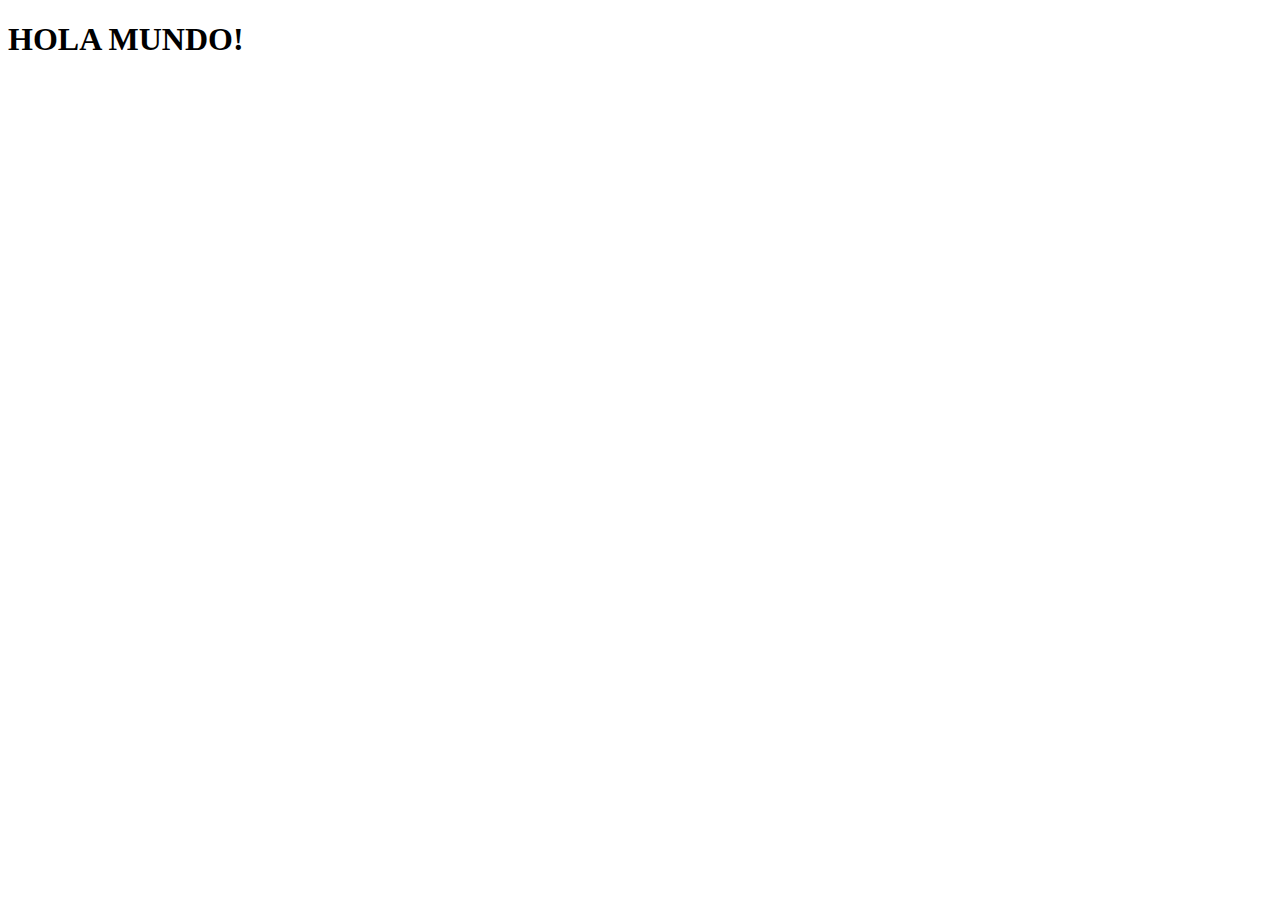
<file: DIA1/index.html>
<!DOCTYPE html>
<html lang="en">
<head>
    <meta charset="UTF-8">
    <meta name="viewport" content="width=device-width, initial-scale=1.0">
    <title>Document</title>
</head>
<body>
    <h1>HOLA MUNDO!</h1>
</body>
</html>
</file>
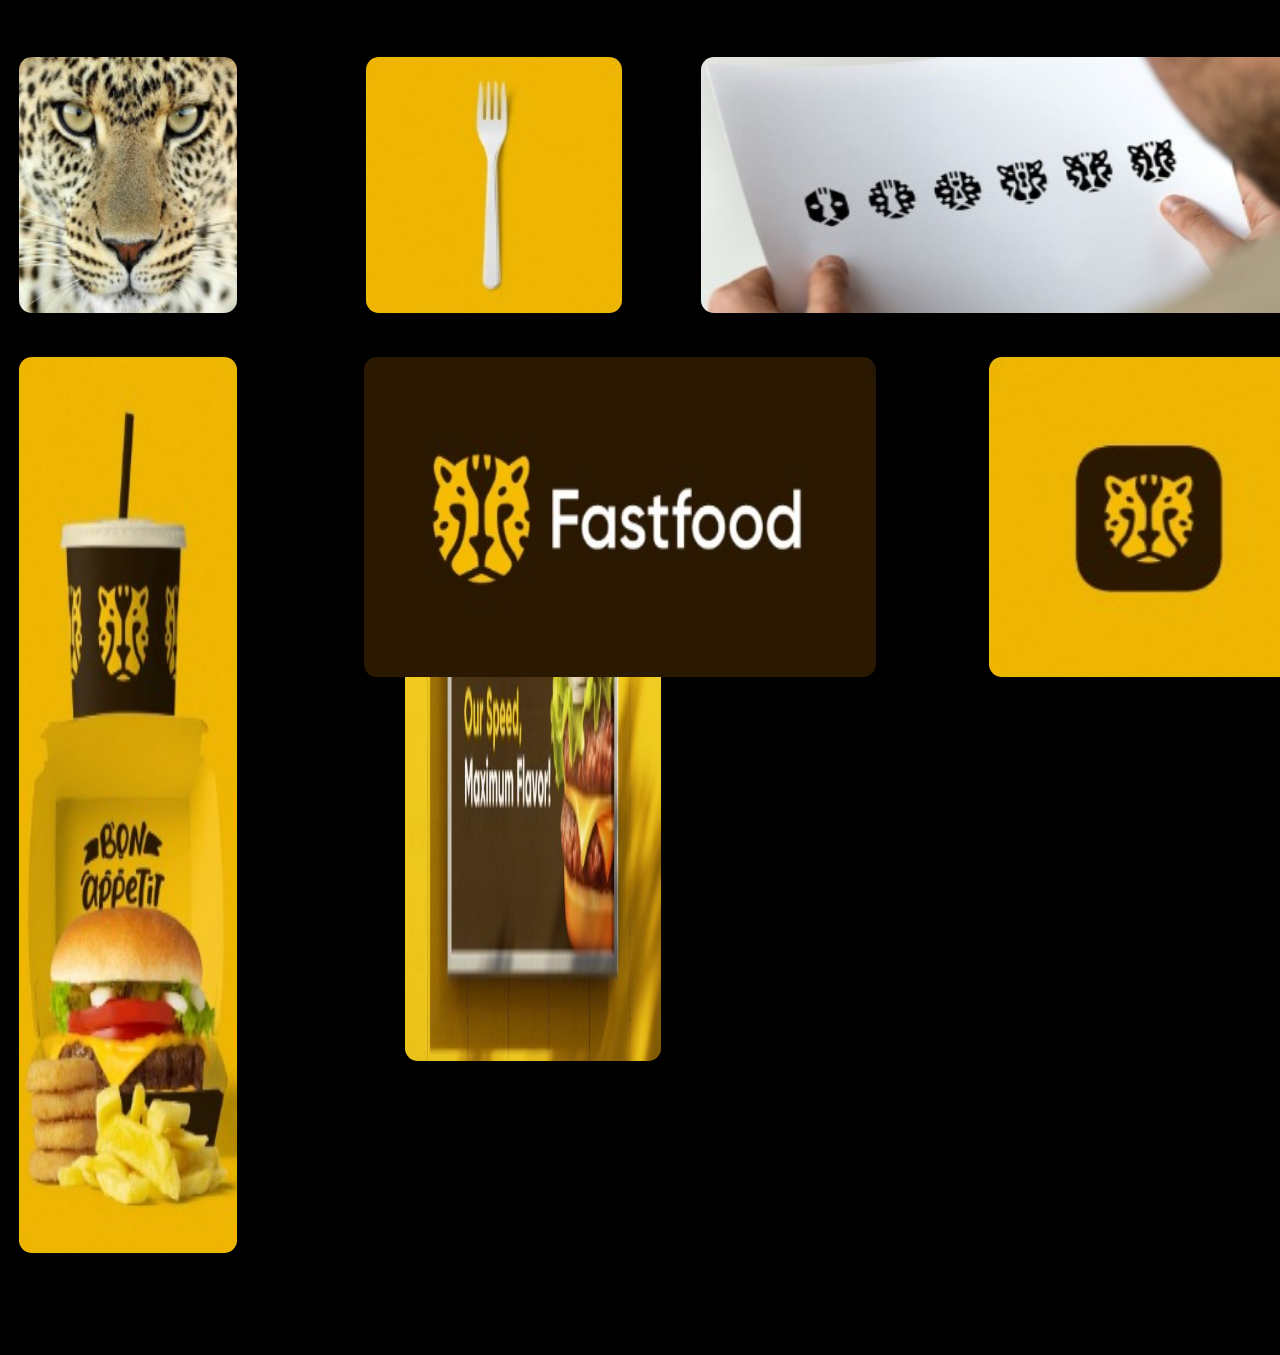
<file: DIA10/index.html>
<!DOCTYPE html>
<html lang="en">

<head>
    <meta charset="UTF-8">
    <meta name="viewport" content="width=device-width, initial-scale=1.0">
    <link rel="stylesheet" href="./styles/style.css">
    <title>Branding bento at Logorado</title>
</head>

<body>
    <div class="container1">

        <div class="item1">
            <img src="./RECURSO/leopardo.png" alt="1">
        </div>

        <div class="item2">
            <img src="./RECURSO/tenedor.png" alt="2">
        </div>

        <div class="item3">
            <img src="./RECURSO/caritasanimales.png" alt="">
        </div>

        <div class="item4">
            <img src="./RECURSO/combo.png" alt="">
        </div>

        <div class="item5">
            <img src="./RECURSO/fastsood.png" alt="">
        </div>

        <div class="item6">
            <img src="./RECURSO/domiciliario.png" alt="">
        </div>


        <div class="item7">
            <img src="./RECURSO/hamburguesa.png" alt="">
        </div>


        <div class="item8">
            <img src="./RECURSO/leopardologo.png" alt="">
        </div>

    </div>

    

    </div>
</body>

</html>
</file>
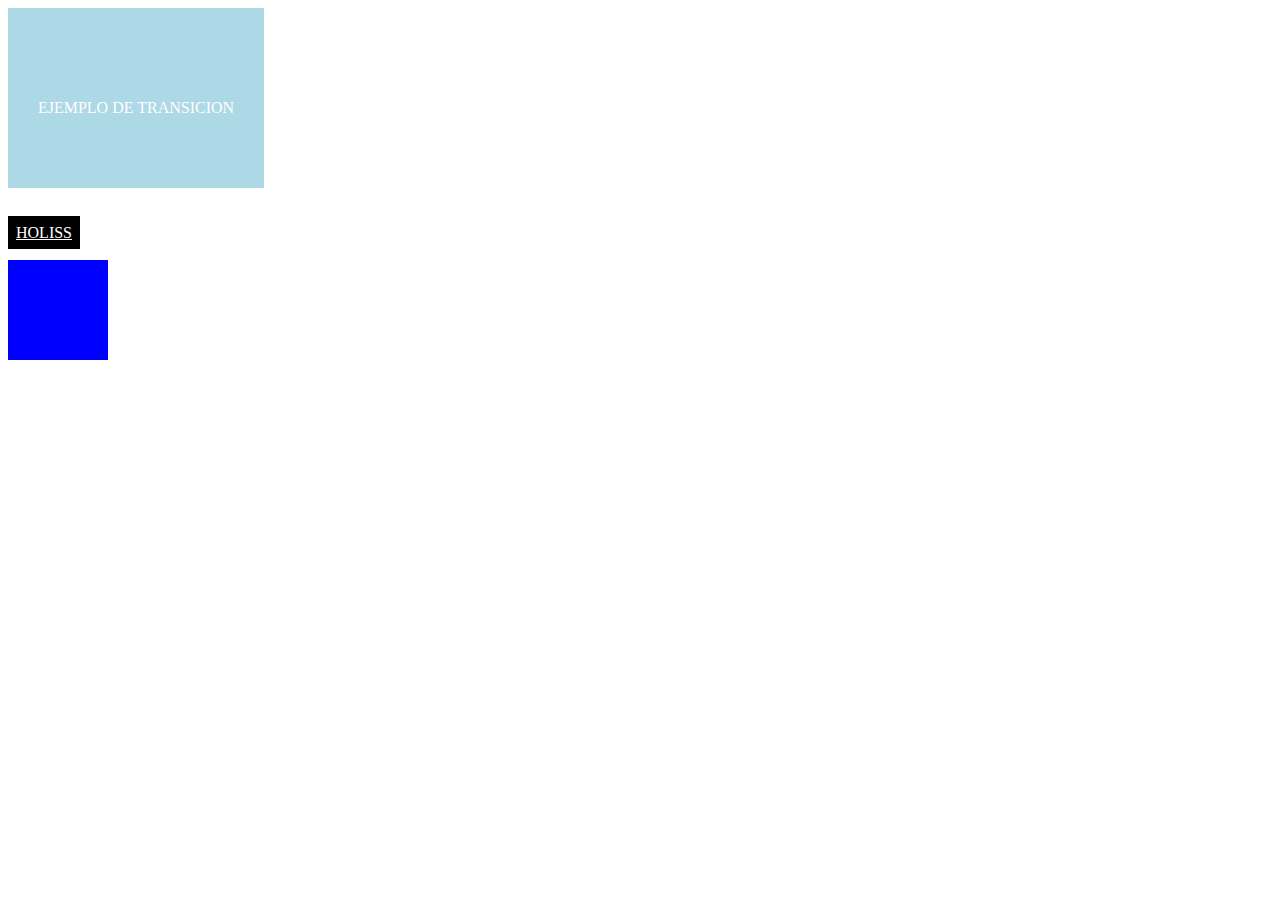
<file: DIA12+1/index.html>
<!DOCTYPE html>
<html lang="en">
<head>
    <meta charset="UTF-8">
    <meta name="viewport" content="width=device-width, initial-scale=1.0">
    <link rel="stylesheet" href="./styles/styles.css">
    <title>Document</title>
</head>
<body>

    <div class="elemento">
        EJEMPLO DE TRANSICION
    </div>
    <br>
    <br>
    <a href="#">HOLISS</a>
    <br>
    <br>
    <div class="tercerejemplo">

    </div>
    <br>
    <br>
    <div class="cuartoejemplo">
    </div>
    
</body>
</html>
</file>
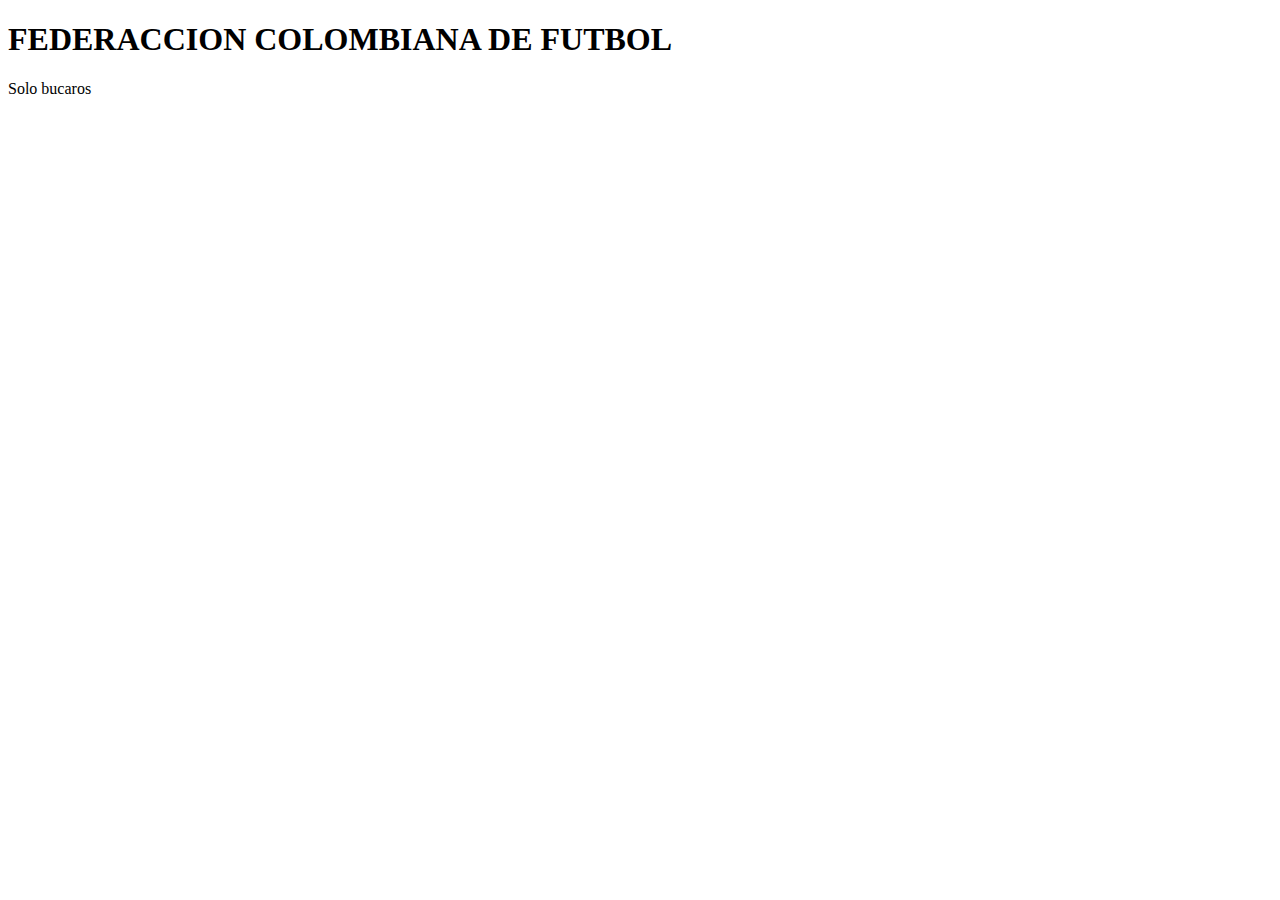
<file: DIA5/index.html>
<!doctype html>
<html lang="en">
<head>
    <meta charset="UTF-8">
    <meta name="viewport"
          content="width=device-width, user-scalable=no, initial-scale=1.0, maximum-scale=1.0, minimum-scale=1.0">
    <meta http-equiv="X-UA-Compatible" content="ie=edge">
    <title>Document</title>
    <link rel="stylesheet" href="./styles/styles.css">
</head>
<body>
   <div class="elemento1">
       <h1>FEDERACCION COLOMBIANA DE FUTBOL</h1>
       <p>Solo bucaros</p>
   </div>
   <div class ="elemento2">

   </div>
</body>
</html>
</file>
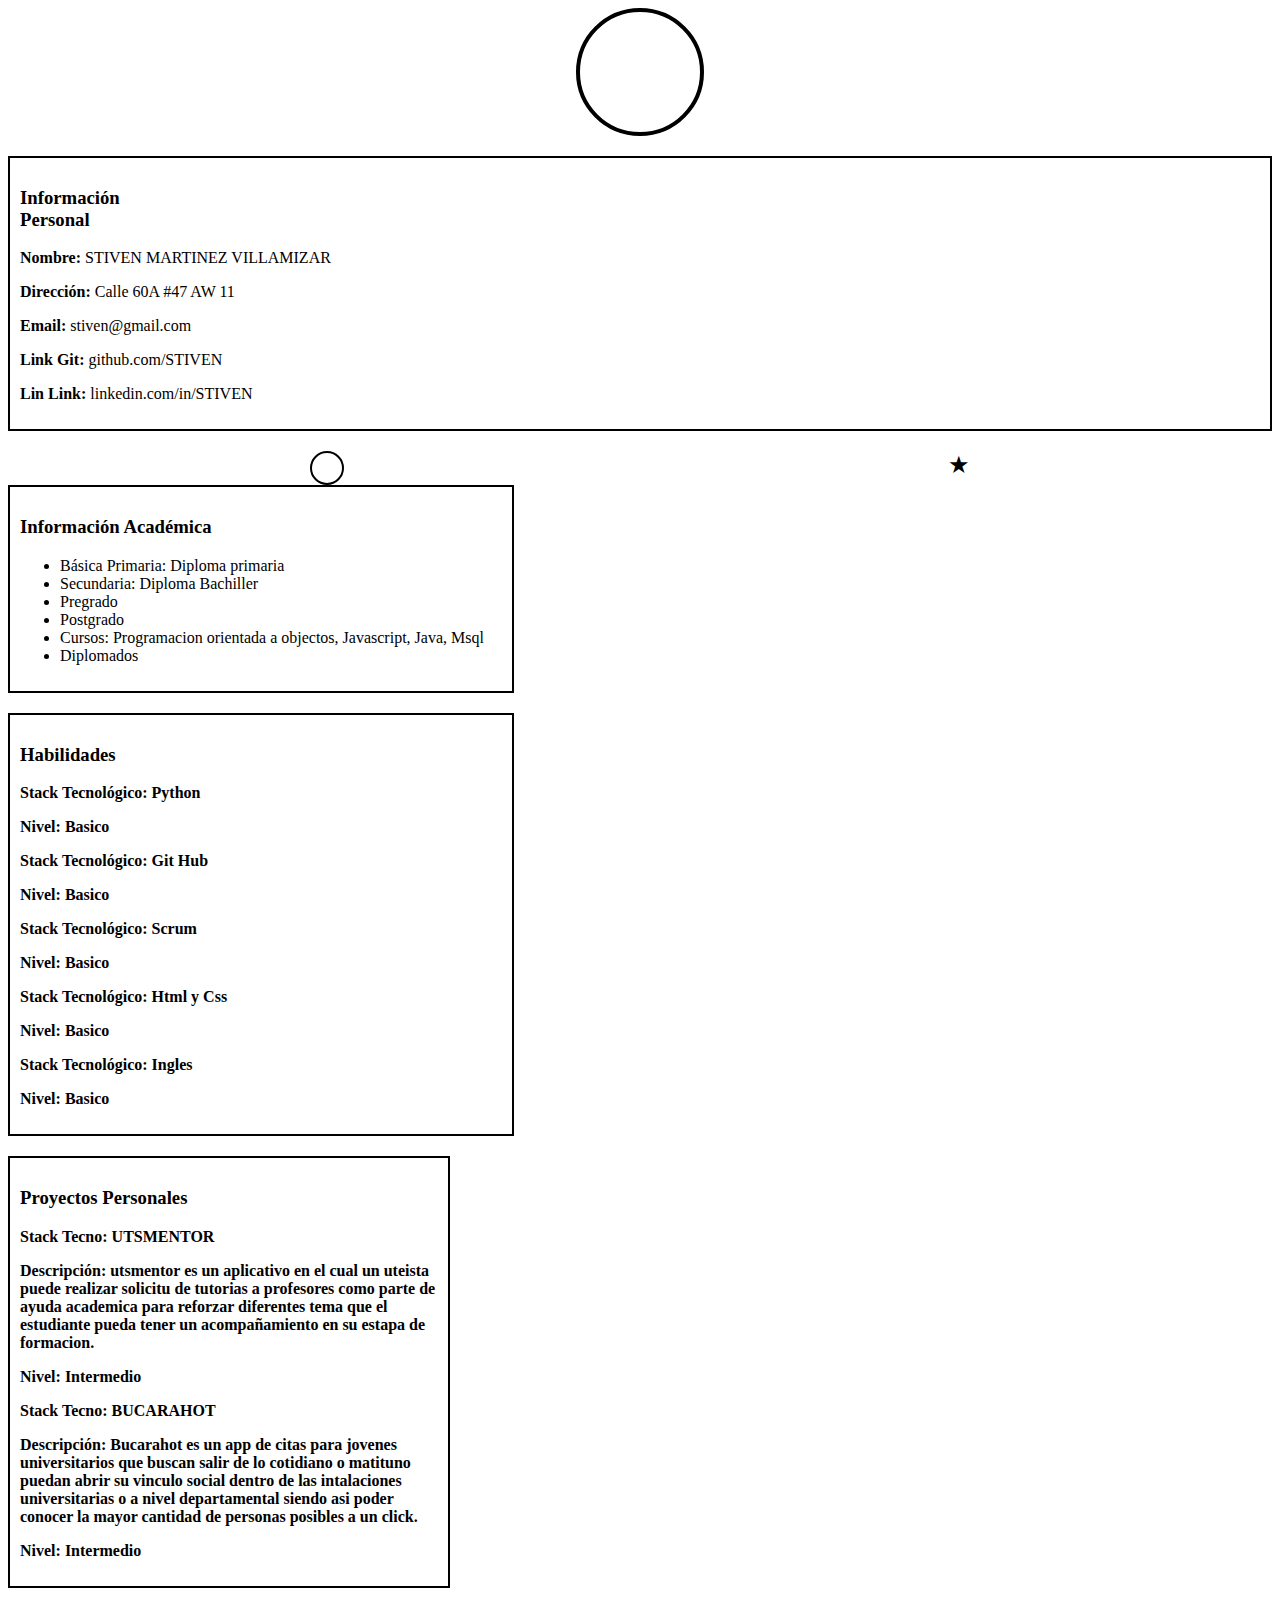
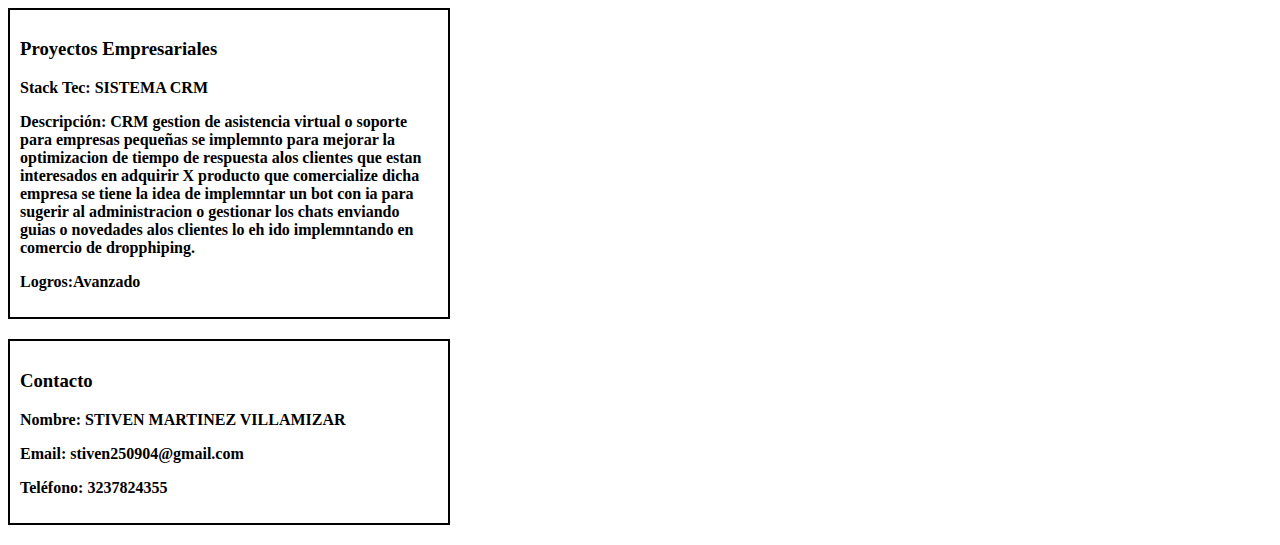
<file: DIA2/HOJA_DE_VIDA.html>
<!DOCTYPE html>
<html lang="es">
<head>
    <meta charset="UTF-8">
    <title>Hoja de Vida</title>
    <link rel="stylesheet" href="styles/styleshojadevida.css">


</head>
<body>

  <div class="container">
        <!-- Columna Izquierda -->
        <div class="left-column">
            <div class="profile-pic"></div>

            <div class="section personal-info">
                <h3>Información <br>Personal</h3>
                <p><strong>Nombre:</strong> STIVEN MARTINEZ VILLAMIZAR</p>
                <p><strong>Dirección:</strong> Calle 60A #47 AW 11</p>
                <p><strong>Email:</strong> stiven@gmail.com</p>
                <p><strong>Link Git:</strong> github.com/STIVEN</p>
                <p><strong>Lin Link:</strong> linkedin.com/in/STIVEN</p>
            </div>

            <div class="icons">
                <div class="circle"></div>
                <div class="star">&#9733;</div>
            </div>
        </div>

        <!-- Columna Central -->
        <div class="center-column">
            <div class="section academic-info">
                <h3>Información Académica</h3>
                <ul>
                    <li>Básica Primaria: Diploma primaria</li>
                    <li>Secundaria: Diploma Bachiller</li>
                    <li>Pregrado</li>
                    <li>Postgrado</li>
                    <li>Cursos: Programacion orientada a objectos, Javascript, Java, Msql</li>
                    <li>Diplomados</li>
                </ul>
            </div>

            <div class="section skills">
                <h3>Habilidades</h3>
                <p><strong>Stack Tecnológico: Python</strong> </p>
                <p><strong>Nivel: Basico</strong> </p>

                <p><strong>Stack Tecnológico: Git Hub</strong> </p>
                <p><strong>Nivel: Basico</strong> </p>

                <p><strong>Stack Tecnológico: Scrum</strong> </p>
                <p><strong>Nivel: Basico</strong> </p>

                <p><strong>Stack Tecnológico: Html y Css</strong> </p>
                <p><strong>Nivel: Basico</strong> </p>

                 <p><strong>Stack Tecnológico: Ingles</strong> </p>
                <p><strong>Nivel: Basico</strong> </p>
            </div>
        </div>

        <!-- Columna Derecha -->
        <div class="right-column">
            <div class="section">
                <h3>Proyectos Personales</h3>
                <p><strong>Stack Tecno: UTSMENTOR</strong> </p>
                <p><strong>Descripción: utsmentor es un aplicativo en el cual un uteista puede realizar solicitu de tutorias a profesores como parte de ayuda academica para reforzar diferentes tema que el estudiante pueda tener un acompañamiento en su estapa de formacion.</strong> </p>
                <p><strong>Nivel: Intermedio</strong> </p>

                <p><strong>Stack Tecno: BUCARAHOT</strong> </p>
                <p><strong>Descripción: Bucarahot es un app de citas para jovenes universitarios que buscan salir de lo cotidiano o matituno puedan abrir su vinculo social dentro de las intalaciones universitarias o a nivel departamental siendo asi poder conocer la mayor cantidad de personas posibles a un click. </strong> </p>
                <p><strong>Nivel: Intermedio</strong> </p>

            </div>

            <div class="section">
                <h3>Proyectos Empresariales</h3>
                <p><strong>Stack Tec: SISTEMA CRM</strong> </p>
                <p><strong>Descripción: CRM gestion de asistencia virtual o soporte para empresas pequeñas se implemnto para mejorar la optimizacion de tiempo de respuesta alos clientes que estan interesados en adquirir X producto que comercialize dicha empresa se tiene la idea de implemntar un bot con ia para sugerir al administracion o gestionar los chats enviando guias o novedades alos clientes lo eh ido implemntando en comercio de dropphiping.</strong> </p>
                <p><strong>Logros:Avanzado</strong> </p>
                
            </div>

            <div class="section">
                <h3>Contacto</h3>
                <p><strong>Nombre: STIVEN MARTINEZ VILLAMIZAR</strong> </p>
                <p><strong>Email: stiven250904@gmail.com</strong> </p>
                <p><strong>Teléfono: 3237824355</strong> </p>
            </div>
        </div>
    </div>
</body>
</html>
</file>
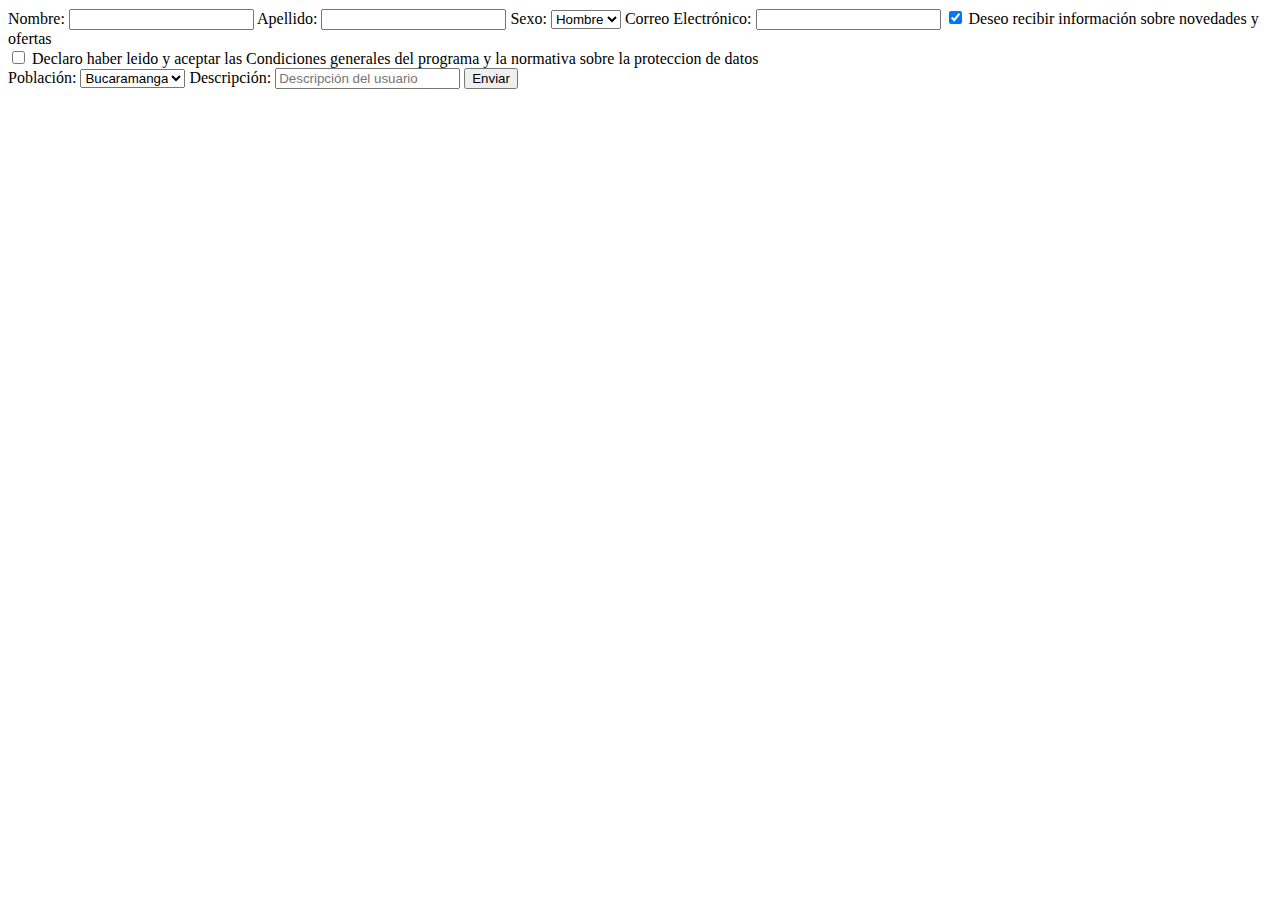
<file: DIA3/Formulario.html>
<!DOCTYPE html>
<html lang="en">
<head>
    <meta charset="UTF-8">
    <meta name="viewport" content="width=device-width, initial-scale=1.0">
    <title>Formulario de registro - Mi web</title>
</head>
<body>
    <form action="Post">
        <label for="name">Nombre:</label>
        <input type="text" id="name" name="Nombre" required>
        
        <label for="Apellido">Apellido:</label>
        <input type="text" id="Apellido" name="Apellido" required>
        
        <label for="Sexo">Sexo:</label>
        <select>
            <option value="Hombre">Hombre</option>
            <option value="mujer">mujer</option>
        </select>
        
        <label for="CorreoElectronico">Correo Electrónico:</label>
        <input type="email" id="CorreoElectronico" name="CorreoElectronico" required>

        <label> 
            <input type="checkbox"  name="Novedades" checked>
            Deseo recibir información sobre novedades y ofertas 
        </label>
        <br>
        <label>
            <input type="checkbox" name="Condicicones" required>
            Declaro haber leido y aceptar las Condiciones generales del programa y la normativa sobre la proteccion de datos
        </label>
        <br>

        <label for= "Poblacion">Población:</label>
            <select name="Poblacion" required>
                <option value="Bucaramanga">Bucaramanga</option>
                <option value="Barcelona">Giron</option>
                <option value="Valencia">Floridablanca</option>
                <option value="Sevilla">Piedecuesta</option>
            </select>

        <label for="Descripcion">Descripción:</label>
            <input type=text id="text" name="text" placeholder="Descripción del usuario" required>

        <button type="submit">Enviar</button>
    </form>
</body>
</html>
</file>
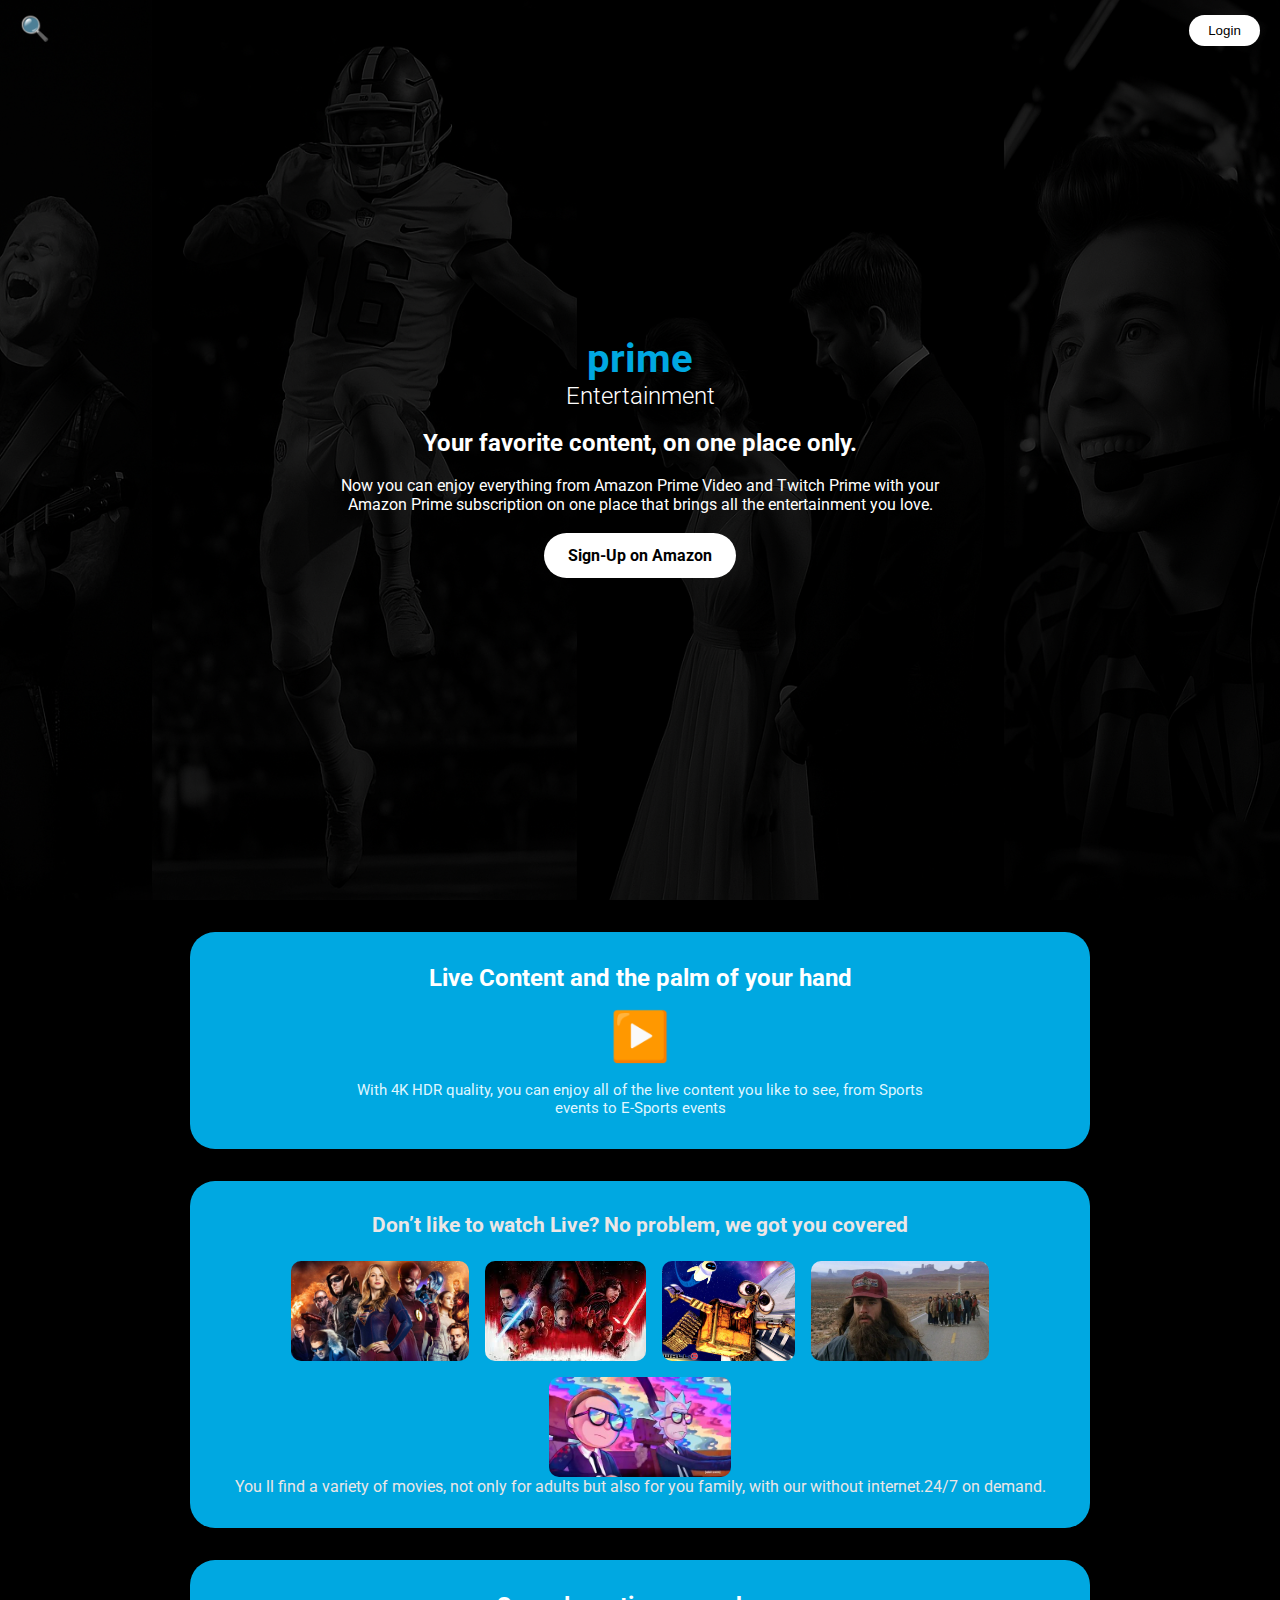
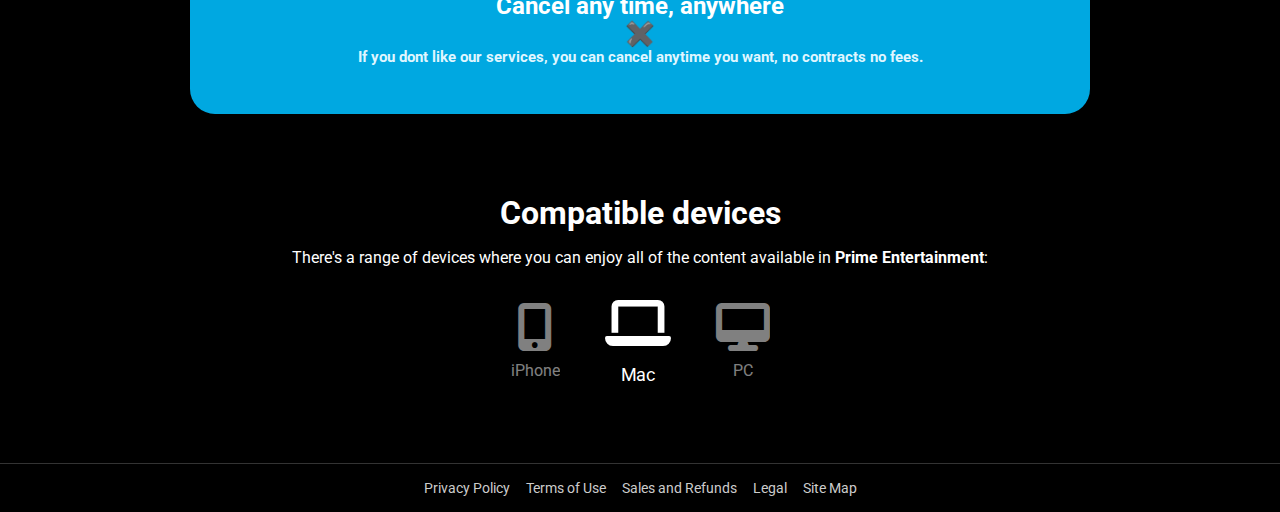
<file: DIA3/Paginaweb.html>
<!DOCTYPE html>
<html lang="en">
<head>
  <meta charset="UTF-8" />
  <meta name="viewport" content="width=device-width, initial-scale=1.0"/>
  <title>Prime Entertainment</title>
  <link rel="stylesheet" href="./StylesPagina/styles.css" />
  <link rel="preconnect" href="https://fonts.googleapis.com">
  <link href="https://fonts.googleapis.com/css2?family=Roboto:wght@300;500;700&display=swap" rel="stylesheet">
  <link rel="stylesheet" href="https://cdnjs.cloudflare.com/ajax/libs/font-awesome/6.5.0/css/all.min.css">
</head>
<body>

  <!-- Search icon -->
  <div class="search-icon">
    🔍
  </div>

  <!-- Login button -->
  <div class="login-button">
    <button>Login</button>
  </div>

  <div class="background">
    <div class="overlay">
      <div class="content">
        <h1><span class="prime">prime</span> <span class="entertainment">Entertainment</span></h1>
        <h2>Your favorite content, on one place only.</h2>
        <p>
          Now you can enjoy everything from Amazon Prime Video and Twitch Prime with your Amazon Prime subscription on one place that brings all the entertainment you love.
        </p>
        <a href="#" class="btn">Sign-Up on Amazon</a>
      </div>
    </div>
  </div>
 <section class="live-section">
  <h2>Live Content and the palm of your hand</h2>
  <div class="icon-tv">▶️</div>
  <p>
    With 4K HDR quality, you can enjoy all of the live content you like to see, 
    from Sports events to E-Sports events
  </p>
</section>


<section class="vod-section">
  <h2>Don’t like to watch Live? No problem, we got you covered</h2>
  <div class="movie-row">
    <img src="imag/movie1.jpg" alt="Movie 1" />
    <img src="imag/movie2.jpg" alt="Movie 2" />
    <img src="imag/movie3.jpg" alt="Movie 3" />
    <img src="imag/movie4.jpg" alt="Movie 4" />
    <img src="imag/movie5.jpg" alt="Movie 5" />
  </div>
  <p>
    You ll find a variety of movies, not only for adults
    but also for you family, with our without internet.24/7 on demand.
  </p>
</section>

<section class="live-section">
<h2> Cancel any time, anywhere
<div class ="icon-delete">​✖️​</div>
<p>
  If you dont like our services, you can cancel anytime you want, no contracts no fees.
</p>
</h2>
</section>
<section class="devices-section">
  <h2>Compatible devices</h2>
  <p>There's a range of devices where you can enjoy all of the content available in <strong>Prime Entertainment</strong>:</p>
  
  <div class="device-list">
    <div class="device">
      <i class="fas fa-mobile-alt"></i>
      <p>iPhone</p>
    </div>
    <div class="device selected">
      <i class="fas fa-laptop"></i>
      <p>Mac</p>
    </div>
    <div class="device">
      <i class="fas fa-desktop"></i>
      <p>PC</p>
    </div>
  </div>
</section>

<!-- Footer -->
<footer class="footer">
  <ul>
    <li><a href="#">Privacy Policy</a></li>
    <li><a href="#">Terms of Use</a></li>
    <li><a href="#">Sales and Refunds</a></li>
    <li><a href="#">Legal</a></li>
    <li><a href="#">Site Map</a></li>
  </ul>
</footer>

</body>
</html>
</file>
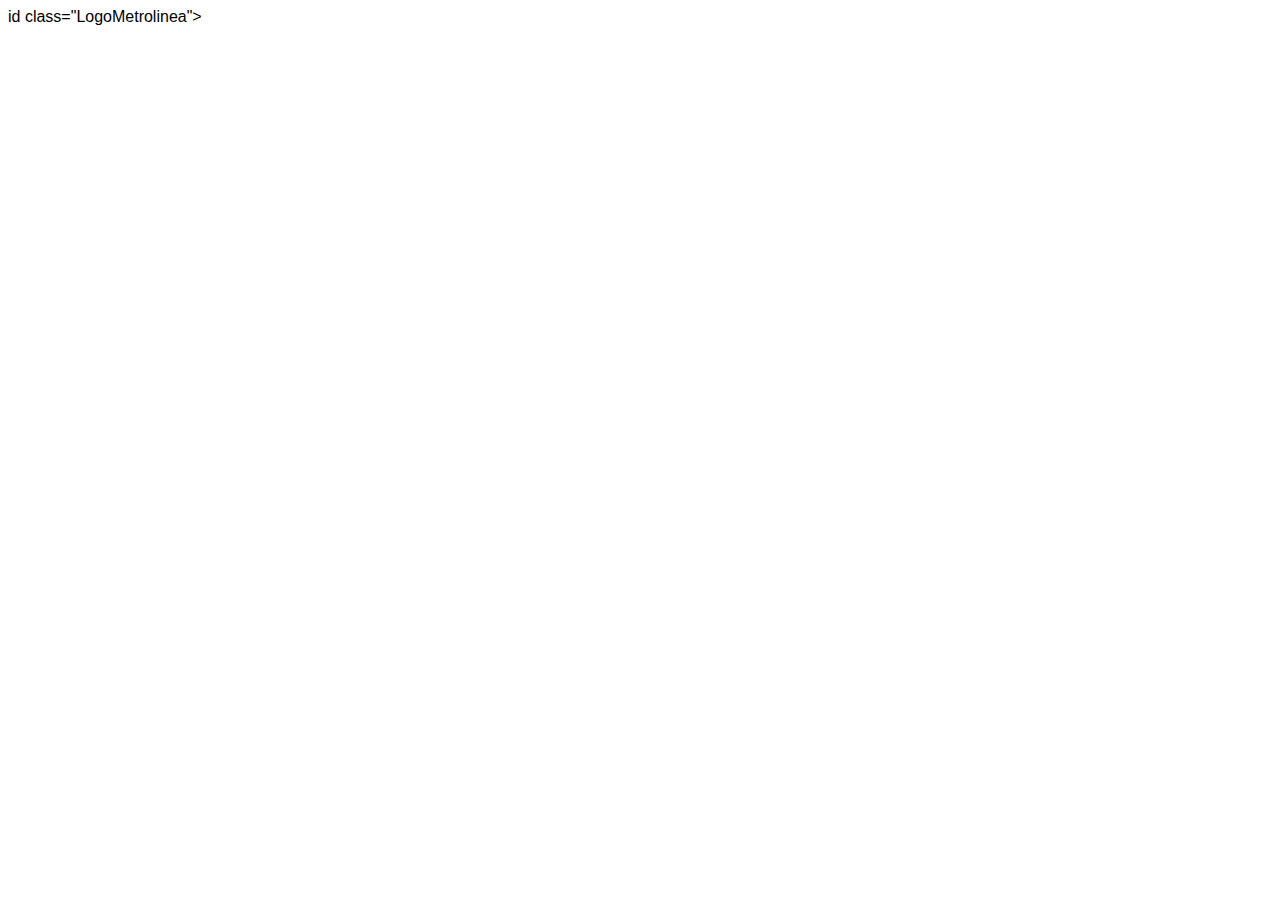
<file: DIA5/metrolinea.html>
<!DOCTYPE html>
<html lang="en">
<head>
    <meta charset="UTF-8">
    <meta name="viewport" content="width=device-width, initial-scale=1.0">
    <title>TARJETA METROLINEA</title>
    <link rel="stylesheet" href="./styles/metrolinea.css" />
</head>
<body>
    <div>id class="LogoMetrolinea">
        
        

    </div>
</body>
</html>
</file>
<file: DIA10/styles/style.css>
* {

margin:0;
padding: 0;
box-sizing: border-box;
border-radius: 1vi;


}

body{
    margin-top: 3vi;
    margin-bottom: 3vi;
    background-color: black;
    
    align-items: center;
    
    
    
}

.container1{
    gap: 40px ;
    display: grid;
    border: 3px solid rgb(0, 0, 0);
    grid-template-columns: auto auto auto;
    grid-template-rows: auto auto auto;
    justify-items: center;
    max-width: 900px;
   padding: 1rem;
    
}

.item1{
   grid-column: 1/2;
   grid-row: 1/2;
   width: 100%;
   height: 100%;
}
.item1 img{

    width: 17vi;
    height: 20vi;
    
    
}

.item2{
    grid-column: 2;
    grid-row: 1;
}

.item2 img{
    position: relative;
    width: 20vi;
    height: 20vi;
    left: -15%;
    
    
    
  
 
}

.item3{

    grid-column: 3;
    grid-row: 1/3;
}

.item3 img{
    position: relative;
    left: -20%;
    height: 20vi;
    width: 50vi;

}

.item4{
    grid-column: 1;
    grid-row: 2/3;
}

.item4 img{
  
    width: 17vi;
    height:70vi;

}

.item5 {
    grid-column: 2;
    grid-row: 2/3;
}

.item5 img{
    position: relative;
    left: 17%;
    height: 25vi;
    width: 40vi;

    
}

.item6 {
    grid-column: 3;
    grid-row: 2;
}

.item6 img{
    
   
   width: 23vi;
   height: 25vi;
}

.item7{
  
   grid-column: 2/3;
   grid-row: 3/2;
   
   
}
.item7 img{
   
    height: 55vi;
    width: 20vi;

   
}

.item8{
    grid-column: 3;
    grid-row: 3/2;
}
.item8 img{
    
    ;
    height: 25vi;
    width: 25vi;


}
</file>
<file: DIA12+1/styles/styles.css>
.elemento{
background-color: lightblue;
width: 20vw;
height: 20vh;
color: white;
text-align: center;
line-height: 200px;
transition-duration: 5s;
transition-delay: 2s;
transition-timing-function: linear;
}

.elemento:hover{
    width: 30vh;
    height: 30vh;
    background-color: black;

}

a{
    background-color: black;
    color: white;
    padding: 8px;
    /*font-size: 50px;*/
    transition: font-size 3s, background-color 8s;

}

a:hover{
    background-color: red;
    font-size: 30px;
}

.tercerejemplo{
    background-color: blue;
    width: 100px;
    height: 100px;
    animation: cambiar-color 5s;

}

.tercerejemplo:hover{
    animation: cambiar-color 5s infinite;
}

@keyframes cambiar-color {
    0% { background-color: rgb(255, 251, 0); }
    50% { background-color: green; }
    100% { background-color: rgba(227, 241, 17, 0.212); }
}
</file>
<file: DIA5/styles/styles.css>
.elemento{
   background-color: rgbA(42,25,254,0.5);
   background-image: linear-gradient(yellow,blue,red,gold);
   /*background-color: transparent;
*/
   padding:20px;
   color: black;


}
</file>
<file: DIA2/styles/styleshojadevida.css>
border: 3px solid black;
    padding: 15px;
    box-sizing: border-box;
}

.left-column {
    width: 25%;
    display: flex;
    flex-direction: column;
    justify-content: space-between;
}

.center-column {
    width: 40%;
    border-left: none;
    border-right: none;
}

.right-column {
    width: 35%;
}

.section {
    margin-bottom: 20px;
    border: 2px solid black;
    padding: 10px;
}

.profile-pic {
    width: 120px;
    height: 120px;
    border: 4px solid black;
    border-radius: 50%;
    margin: 0 auto 20px;
}

.icons {
    display: flex;
    justify-content: space-around;
    margin-top: 20px;
}

.circle {
    width: 30px;
    height: 30px;
    border: 2px solid black;
    border-radius: 50%;
}

.star {
    font-size: 24px;
}
</file>
<file: DIA3/StylesPagina/styles.css>
body {
  background-color: #000; /* Fondo negro */
  color: white; /* Texto blanco por defecto */
}

* {
  margin: 0;
  padding: 0;
  box-sizing: border-box;
}

body, html {
  height: 100%;
  font-family: 'Roboto', sans-serif;
}

.background {
  background: url('../imag/FONDO.png') no-repeat center center/cover;
  height: 100vh;
  position: relative;
}

.overlay {
  background-color: rgba(0, 0, 0, 0.6); /* dark transparent layer */
  height: 100%;
  display: flex;
  justify-content: center;
  align-items: center;
  padding: 2rem;
  text-align: center;
  color: white;
}

.content h1 {
  font-size: 2rem;
  margin-bottom: 0.5rem;
}

.prime {
  color: #00A8E1;
  font-weight: bold;
  font-size: 2.5rem;
}

.entertainment {
  font-weight: 300;
  font-size: 1.5rem;
  display: block;
}

.content h2 {
  font-size: 1.5rem;
  margin: 1.2rem 0;
  font-weight: bold;
}

.content p {
  font-size: 1rem;
  max-width: 600px;
  margin: 0 auto 2rem auto;
}

.btn {
  background-color: white;
  color: black;
  padding: 0.8rem 1.5rem;
  border-radius: 25px;
  text-decoration: none;
  font-weight: bold;
  transition: background 0.3s ease;
}

.btn:hover {
  background-color: #ddd;
}


.search-icon {
  position: absolute;
  top: 15px;
  left: 20px;
  font-size: 1.5rem;
  color: white;
  z-index: 10;
}


.login-button {
  position: absolute;
  top: 15px;
  right: 20px;
  z-index: 10;
}

.login-button button {
  background-color: white;
  border: none;
  border-radius: 25px;
  padding: 0.5rem 1.2rem;
  font-weight: 500;
  cursor: pointer;
}

.live-section {
  background-color: #00A8E1;
  color: white;
  padding: 2rem;
  text-align: center;
  border-radius: 25px;
  margin: 2rem auto;
  max-width: 900px;
}

.live-section h2 {
  font-size: 1.5rem;
  margin-bottom: 1rem;
}

.icon-tv {
  font-size: 3rem;
  margin-bottom: 1rem;
}

.live-section p {
  max-width: 600px;
  margin: 0 auto;
  font-size: 0.95rem;
  color: #dff6ff;
}


.vod-section {
  background-color: #00A8E1;
  color: rgb(236, 230, 230);
  padding: 2rem;
  text-align: center;
  border-radius: 25px;
  margin: 2rem auto;
  max-width: 900px;
}

.vod-section h2 {
  font-size: 1.3rem;
  margin-bottom: 1.5rem;
}

.movie-row {
  display: flex;
  flex-wrap: wrap;
  justify-content: center;
  gap: 1rem;
}

.movie-row img {
  height: 100px;
  border-radius: 10px;
  transition: transform 0.3s;
}

.movie-row img:hover {
  transform: scale(1.05);
}

.live-section p {
  max-width: 600px;
  margin: 0 auto;
  font-size: 0.95rem;
  color: #dff6ff;
}
.devices-section {
  background-color: #000;
  color: white;
  text-align: center;
  padding: 3rem 1rem;
}

.devices-section h2 {
  font-size: 2rem;
  margin-bottom: 1rem;
}

.devices-section p {
  font-size: 1rem;
  margin-bottom: 2rem;
}

.device-list {
  display: flex;
  justify-content: center;
  align-items: center;
  gap: 3rem;
  flex-wrap: wrap;
}

.device {
  text-align: center;
  font-size: 2rem;
  opacity: 0.5;
  transition: transform 0.3s, opacity 0.3s;
}

.device p {
  margin-top: 0.5rem;
  font-size: 1rem;
}

.device.selected {
  font-size: 3rem;
  opacity: 1;
  transform: scale(1.1);
}

.device i {
  font-size: 3rem;
}


.footer {
  background-color: #000;
  color: #ccc;
  text-align: center;
  padding: 1rem 0;
  font-size: 0.85rem;
  border-top: 1px solid #333;
}

.footer ul {
  list-style: none;
  padding: 0;
  margin: 0;
  display: flex;
  justify-content: center;
  flex-wrap: wrap;
  gap: 1rem;
}

.footer ul li a {
  text-decoration: none;
  color: #ccc;
}

.footer ul li a:hover {
  color: white;
}
</file>
<file: DIA5/styles/metrolinea.css>
body {
background-color: white;
font-family: Arial, Helvetica, sans-serif;

}

.side-bar{
height: 100%;
width: 13%;
display: flex;
align-items: center;
justify-content: flex-end;
gap: 10px;

background-color: black;
color: white;
r-index: 1000;
position: absolute;
top: 20px;
right: 20px;
margin-left: auto;
}

.logo img {
height: 196%;


}

header{
display: flex;
justify-content: space-between;
align-items: center;
height: 196%;
width:44%;
padding: 20px 40px;
border-bottom: 1px solid #ccc;

}

.menu{
display: flex;
align-items:center;
gap: 20px;

}

.Tarjeta{

width: 80%:
max-width:800px;
margin:auto;
position: relative;
}

.boton{
flex-direction: column;
display: flex;
border: none;
background-color: #D5FF43;
color: rgb(8, 8, 8);
position: absolute;

}
</file>
